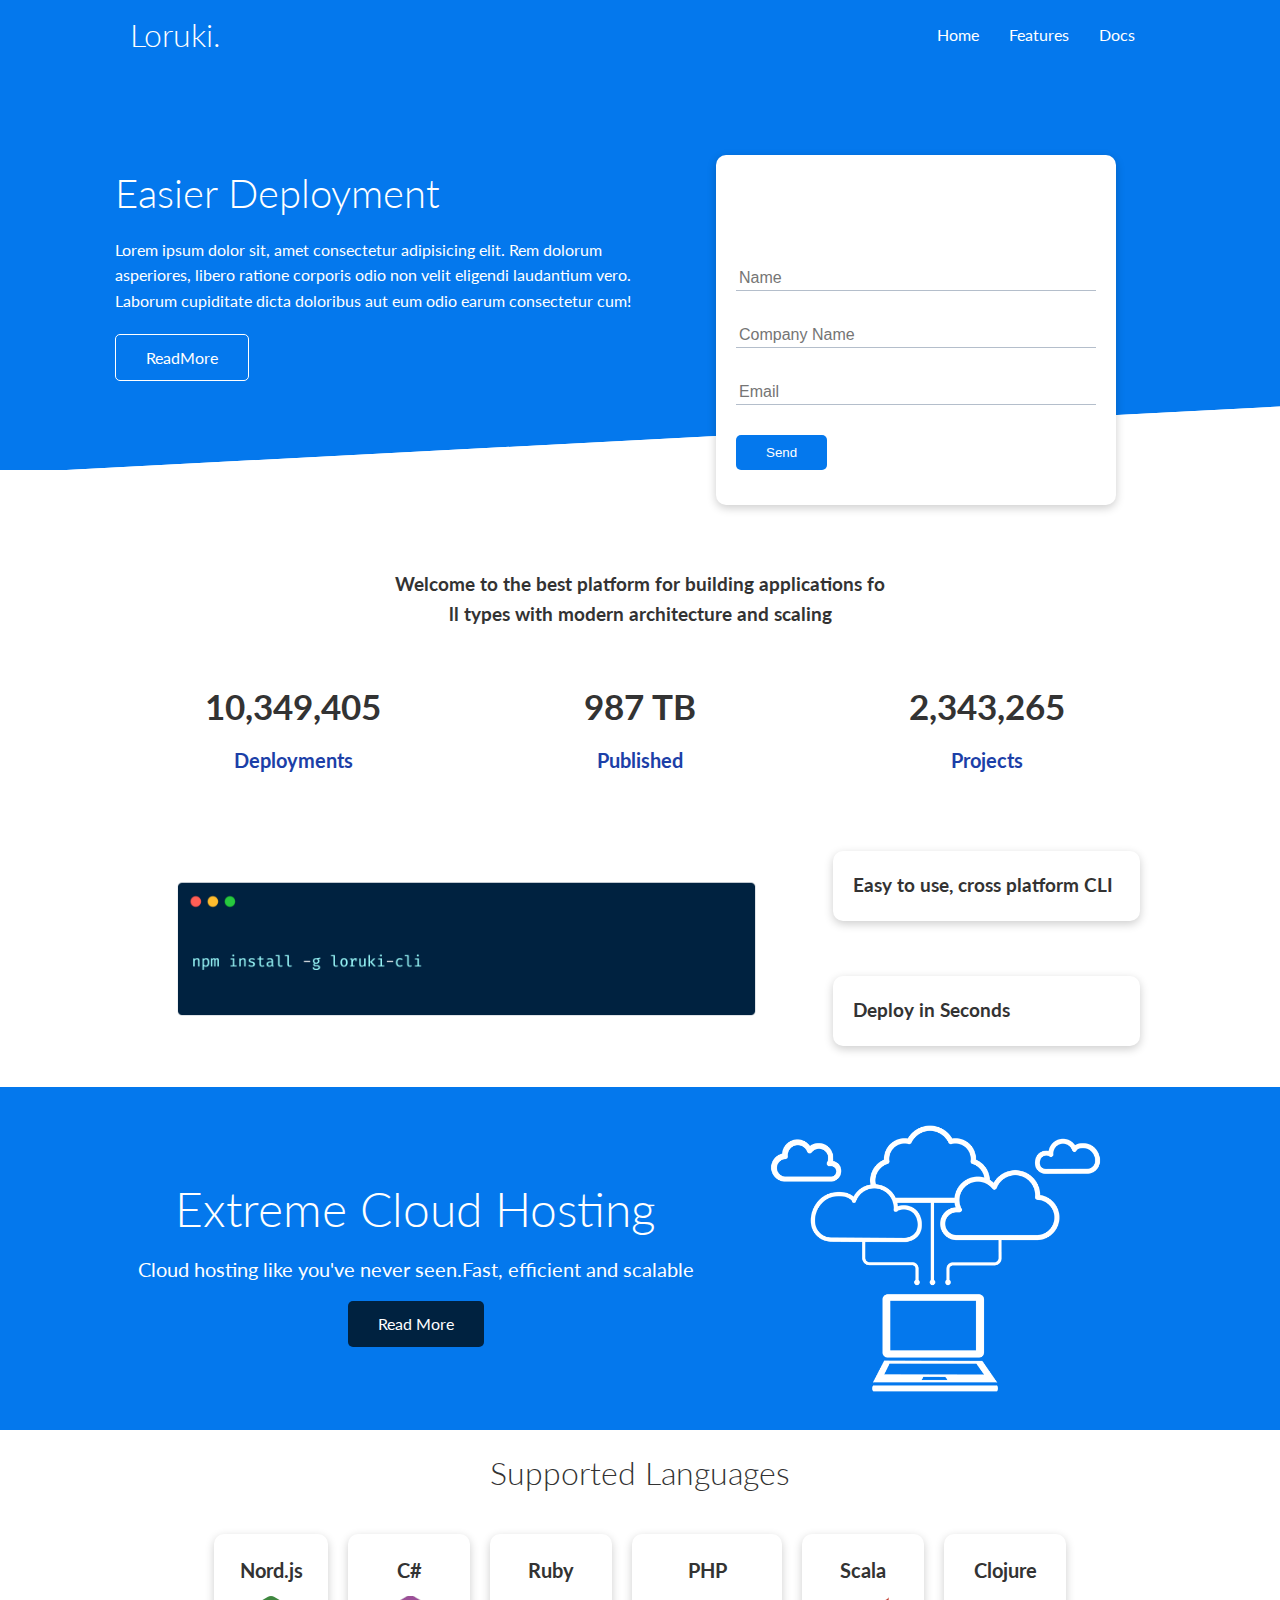
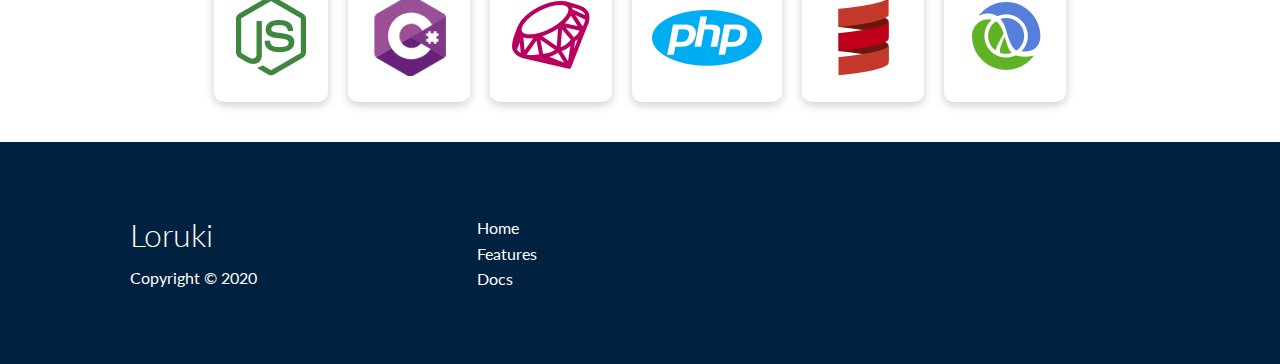
<file: index.html>
<!DOCTYPE html>
<html lang="en">
  <head>
    <meta charset="UTF-8" />
    <meta http-equiv="X-UA-Compatible" content="IE=edge" />
    <meta name="viewport" content="width=device-width, initial-scale=1.0" />
    <!-- fontawesome cnd link for icons-->
    <link
      rel="stylesheet"
      href="https://cdnjs.cloudflare.com/ajax/libs/font-awesome/6.1.1/css/all.min.css"
      integrity="sha512-KfkfwYDsLkIlwQp6LFnl8zNdLGxu9YAA1QvwINks4PhcElQSvqcyVLLD9aMhXd13uQjoXtEKNosOWaZqXgel0g=="
      crossorigin="anonymous"
      referrerpolicy="no-referrer"
    />
    <!-- custom style css file -->
    <link rel="stylesheet" href="css/style.css" />
    <title>Loruki | Cloud Hosting For Everyone</title>
  </head>
  <body>
    <!-- Navbar -->
    <div class="navbar">
      <div class="container flex">
        <h1 class="logo">Loruki.</h1>
        <nav>
          <ul>
            <li><a href="index.html">Home</a></li>
            <li><a href="features.html">Features</a></li>
            <li><a href="docs.html">Docs</a></li>
          </ul>
        </nav>
      </div>
    </div>

    <!-- Showcase -->
    <section class="showcase">
      <div class="container grid">
        <div class="showcase-text">
          <h1>Easier Deployment</h1>
          <p>
            Lorem ipsum dolor sit, amet consectetur adipisicing elit. Rem
            dolorum asperiores, libero ratione corporis odio non velit eligendi
            laudantium vero. Laborum cupiditate dicta doloribus aut eum odio
            earum consectetur cum!
          </p>
          <a href="features.html" class="btn btn-outline"> ReadMore </a>
        </div>

        <div class="showcase-form card">
          <h2>Request a Demo</h2>
          <form
            name="contact"
            method="POST"
            netlify-honeypot="bot-field"
            data-netlify="true"
          >
            <input type="hidden" name="form-name" value="contact" />
            <p class="hidden">
              <label>
                Don’t fill this out if you’re human: <input name="bot-field" />
              </label>
            </p>

            <div class="form-control">
              <input type="text" name="name" placeholder="Name" required />
            </div>
            <div class="form-control">
              <input
                type="text"
                name="Company"
                placeholder="Company Name"
                required
              />
            </div>
            <div class="form-control">
              <input type="email" name="email" placeholder="Email" required />
            </div>

            <input type="submit" value="Send" class="btn btn-primary" />
          </form>
        </div>
      </div>
    </section>

    <!-- Stats -->
    <section class="stats">
      <div class="container">
        <h3 class="stats-heading text-center my-1">
          Welcome to the best platform for building applications fo ll types
          with modern architecture and scaling
        </h3>

        <div class="grid grid-3 text-center my-4">
          <div>
            <i class="fas fa-server fa-3x"></i>
            <h3>10,349,405</h3>
            <p class="text-secondary">Deployments</p>
          </div>
          <div>
            <i class="fas fa-upload fa-3x"></i>
            <h3>987 TB</h3>
            <p class="text-secondary">Published</p>
          </div>
          <div class="">
            <i class="fas fa-project-diagram fa-3x"></i>
            <h3>2,343,265</h3>
            <p class="text-secondary">Projects</p>
          </div>
        </div>
      </div>
    </section>

    <!-- CLI -->
    <section class="cli">
      <div class="container grid">
        <img src="images/cli.png" alt="" />
        <div class="card">
          <h3>Easy to use, cross platform CLI</h3>
        </div>
        <div class="card">
          <h3>Deploy in Seconds</h3>
        </div>
      </div>
    </section>

    <!-- Cloud -->
    <section class="cloud bg-primary my-2 py-2">
      <div class="container grid">
        <div class="text-center">
          <h2 class="lg">Extreme Cloud Hosting</h2>
          <p class="lead my-1">
            Cloud hosting like you've never seen.Fast, efficient and scalable
          </p>
          <a href="features.html" class="btn btn-dark">Read More</a>
        </div>

        <img src="images/cloud.png" alt="" />
      </div>
    </section>

    <!-- Languages -->
    <section class="languages">
      <h2 class="md text-center my-2">Supported Languages</h2>
      <div class="container flex">
        <div class="card">
          <h4>Nord.js</h4>
          <img src="images/logos/node.png" alt="" />
        </div>
        <div class="card">
          <h4>C#</h4>
          <img src="images/logos/csharp.png" alt="" />
        </div>
        <div class="card">
          <h4>Ruby</h4>
          <img src="images/logos/ruby.png" alt="" />
        </div>
        <div class="card">
          <h4>PHP</h4>
          <img src="images/logos/php.png" alt="" />
        </div>
        <div class="card">
          <h4>Scala</h4>
          <img src="images/logos/scala.png" alt="" />
        </div>
        <div class="card">
          <h4>Clojure</h4>
          <img src="images/logos/clojure.png" alt="" />
        </div>
      </div>
    </section>

    <!-- Footer -->
    <footer class="footer bg-dark py-5">
      <div class="container grid grid-3">
        <div class="">
          <h1>Loruki</h1>
          <p>Copyright &copy; 2020</p>
        </div>
        <nav>
          <ul>
            <li><a href="index.html">Home</a></li>
            <li><a href="features.html">Features</a></li>
            <li><a href="docs.html">Docs</a></li>
          </ul>
        </nav>
        <div class="social">
          <a href="#"><i class="fab fa-github fa-2x"></i></a>
          <a href="#"><i class="fab fa-facebook fa-2x"></i></a>
          <a href="#"><i class="fab fa-instagram fa-2x"></i></a>
          <a href="#"><i class="fab fa-twitter fa-2x"></i></a>
        </div>
      </div>
    </footer>
  </body>
</html>
</file>
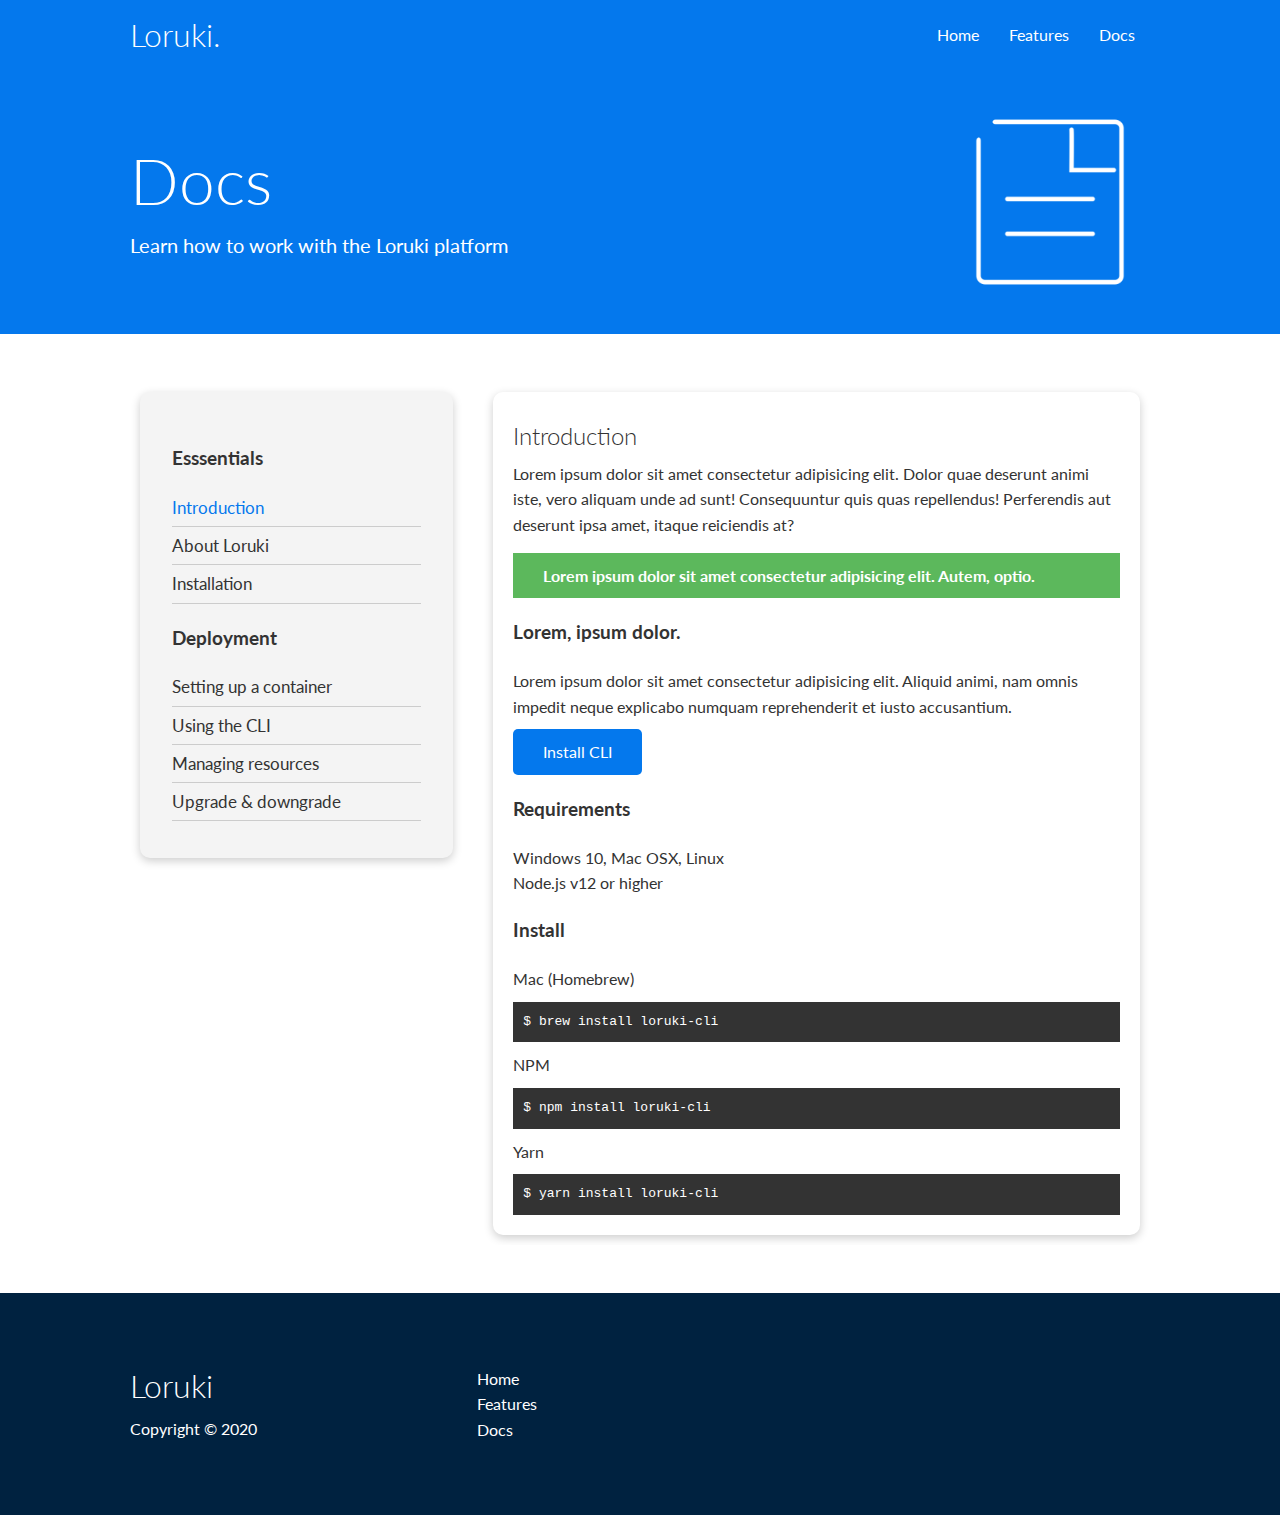
<file: docs.html>
<!DOCTYPE html>
<html lang="en">
  <head>
    <meta charset="UTF-8" />
    <meta http-equiv="X-UA-Compatible" content="IE=edge" />
    <meta name="viewport" content="width=device-width, initial-scale=1.0" />
    <!-- fontawesome cnd link for icons-->
    <link
      rel="stylesheet"
      href="https://cdnjs.cloudflare.com/ajax/libs/font-awesome/6.1.1/css/all.min.css"
      integrity="sha512-KfkfwYDsLkIlwQp6LFnl8zNdLGxu9YAA1QvwINks4PhcElQSvqcyVLLD9aMhXd13uQjoXtEKNosOWaZqXgel0g=="
      crossorigin="anonymous"
      referrerpolicy="no-referrer"
    />
    <!-- custom style css file -->
    <link rel="stylesheet" href="css/style.css" />
    <title>Loruki | Cloud Hosting For Everyone</title>
  </head>
  <body>
    <!-- Navbar -->
    <div class="navbar">
      <div class="container flex">
        <h1 class="logo">Loruki.</h1>
        <nav>
          <ul>
            <li><a href="index.html">Home</a></li>
            <li><a href="features.html">Features</a></li>
            <li><a href="docs.html">Docs</a></li>
          </ul>
        </nav>
      </div>
    </div>

    <!-- Head -->
    <section class="docs-head bg-primary py-3">
      <div class="container grid">
        <div>
          <h1 class="xl">Docs</h1>
          <p class="lead">Learn how to work with the Loruki platform</p>
        </div>
        <img src="images/docs.png" alt="" />
      </div>
    </section>

    <!-- Docs main -->
    <section class="docs-main my-4">
      <div class="container grid">
        <div class="card bg-light p-3">
          <h3 class="my-2">Esssentials</h3>
          <nav>
            <ul>
              <li><a class="text-primary" href="#">Introduction</a></li>
              <li><a href="#">About Loruki</a></li>
              <li><a href="#">Installation</a></li>
            </ul>
          </nav>

          <h3 class="my-2">Deployment</h3>
          <nav>
            <ul>
              <li><a href="#">Setting up a container</a></li>
              <li><a href="#">Using the CLI</a></li>
              <li><a href="#">Managing resources</a></li>
              <li><a href="#">Upgrade & downgrade</a></li>
            </ul>
          </nav>
        </div>

        <div class="card">
          <h2>Introduction</h2>
          <p>
            Lorem ipsum dolor sit amet consectetur adipisicing elit. Dolor quae
            deserunt animi iste, vero aliquam unde ad sunt! Consequuntur quis
            quas repellendus! Perferendis aut deserunt ipsa amet, itaque
            reiciendis at?
          </p>
          <div class="alert alert-success">
            <i class="fas fa-info"> </i>
            Lorem ipsum dolor sit amet consectetur adipisicing elit. Autem,
            optio.
          </div>
          <h3>Lorem, ipsum dolor.</h3>
          <p>
            Lorem ipsum dolor sit amet consectetur adipisicing elit. Aliquid
            animi, nam omnis impedit neque explicabo numquam reprehenderit et
            iusto accusantium.
          </p>
          <a href="#" class="btn btn-primary">Install CLI</a>

          <h3>Requirements</h3>
          <ul>
            <li>Windows 10, Mac OSX, Linux</li>
            <li>Node.js v12 or higher</li>
          </ul>

          <h3>Install</h3>
          <p>Mac (Homebrew)</p>
          <pre><code>$ brew install loruki-cli</code></pre>
          <p>NPM</p>
          <pre><code>$ npm install loruki-cli</code></pre>
          <p>Yarn</p>
          <pre><code>$ yarn install loruki-cli</code></pre>
        </div>
      </div>
    </section>

    <!-- Footer -->
    <footer class="footer bg-dark py-5">
      <div class="container grid grid-3">
        <div class="">
          <h1>Loruki</h1>
          <p>Copyright &copy; 2020</p>
        </div>
        <nav>
          <ul>
            <li><a href="index.html">Home</a></li>
            <li><a href="features.html">Features</a></li>
            <li><a href="docs.html">Docs</a></li>
          </ul>
        </nav>
        <div class="social">
          <a href="#"><i class="fab fa-github fa-2x"></i></a>
          <a href="#"><i class="fab fa-facebook fa-2x"></i></a>
          <a href="#"><i class="fab fa-instagram fa-2x"></i></a>
          <a href="#"><i class="fab fa-twitter fa-2x"></i></a>
        </div>
      </div>
    </footer>
  </body>
</html>
</file>
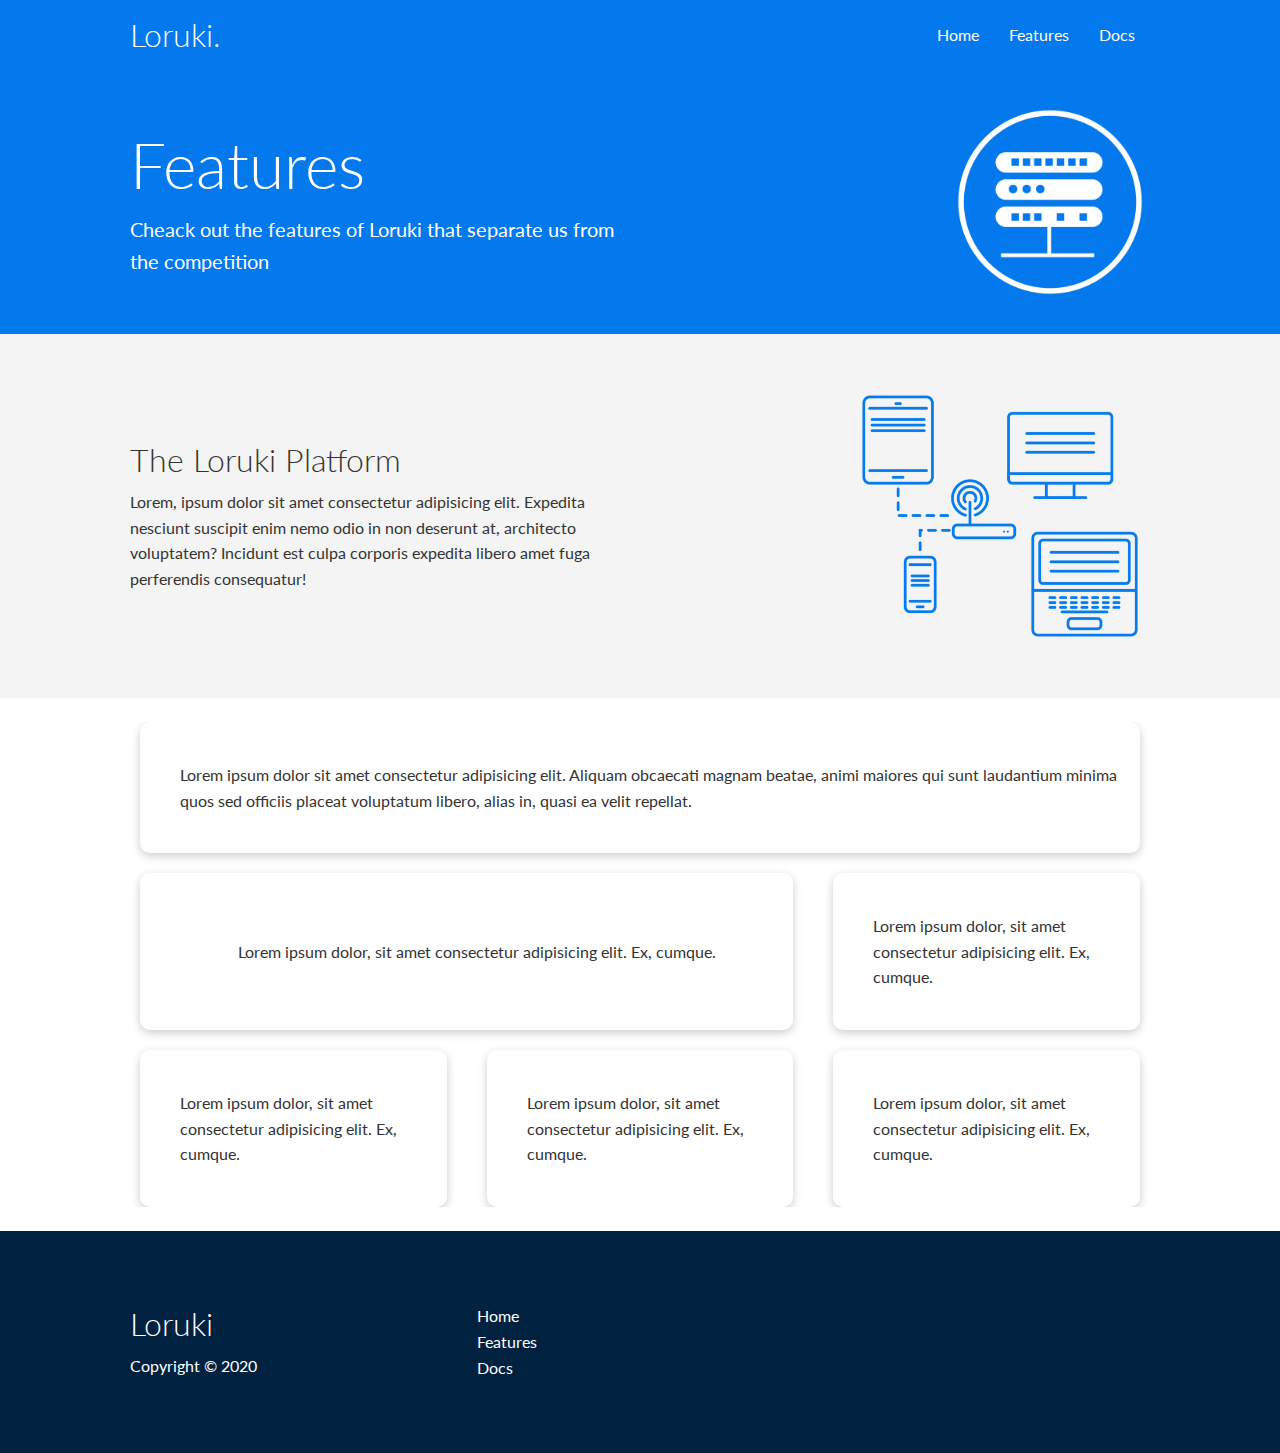
<file: features.html>
<!DOCTYPE html>
<html lang="en">
  <head>
    <meta charset="UTF-8" />
    <meta http-equiv="X-UA-Compatible" content="IE=edge" />
    <meta name="viewport" content="width=device-width, initial-scale=1.0" />
    <!-- fontawesome cnd link for icons-->
    <link
      rel="stylesheet"
      href="https://cdnjs.cloudflare.com/ajax/libs/font-awesome/6.1.1/css/all.min.css"
      integrity="sha512-KfkfwYDsLkIlwQp6LFnl8zNdLGxu9YAA1QvwINks4PhcElQSvqcyVLLD9aMhXd13uQjoXtEKNosOWaZqXgel0g=="
      crossorigin="anonymous"
      referrerpolicy="no-referrer"
    />
    <!-- custom style css file -->
    <link rel="stylesheet" href="css/style.css" />
    <title>Loruki | Cloud Hosting For Everyone</title>
  </head>
  <body>
    <!-- Navbar -->
    <div class="navbar">
      <div class="container flex">
        <h1 class="logo">Loruki.</h1>
        <nav>
          <ul>
            <li><a href="index.html">Home</a></li>
            <li><a href="features.html">Features</a></li>
            <li><a href="docs.html">Docs</a></li>
          </ul>
        </nav>
      </div>
    </div>

    <!-- Head -->
    <section class="features-head bg-primary py-3">
      <div class="container grid">
        <div>
          <h1 class="xl">Features</h1>
          <p class="lead">
            Cheack out the features of Loruki that separate us from the
            competition
          </p>
        </div>
        <img src="images/server.png" alt="" />
      </div>
    </section>

    <!-- Sub head -->
    <section class="features-sub-head bg-light py-3">
      <div class="container grid">
        <div>
          <h1 class="md">The Loruki Platform</h1>
          <p>
            Lorem, ipsum dolor sit amet consectetur adipisicing elit. Expedita
            nesciunt suscipit enim nemo odio in non deserunt at, architecto
            voluptatem? Incidunt est culpa corporis expedita libero amet fuga
            perferendis consequatur!
          </p>
        </div>
        <img src="images/server2.png" alt="" />
      </div>
    </section>

    <section class="features-main my-2">
      <div class="container grid grid-3">
        <div class="card flex">
          <i class="fas fa-server fa-3x"></i>
          <p>
            Lorem ipsum dolor sit amet consectetur adipisicing elit. Aliquam
            obcaecati magnam beatae, animi maiores qui sunt laudantium minima
            quos sed officiis placeat voluptatum libero, alias in, quasi ea
            velit repellat.
          </p>
        </div>

        <div class="card flex">
          <i class="fas fa-network-wired fa-3x"></i>
          <p>
            Lorem ipsum dolor, sit amet consectetur adipisicing elit. Ex,
            cumque.
          </p>
        </div>

        <div class="card flex">
          <i class="fas fa-laptop-code fa-3x"></i>
          <p>
            Lorem ipsum dolor, sit amet consectetur adipisicing elit. Ex,
            cumque.
          </p>
        </div>

        <div class="card flex">
          <i class="fas fa-database fa-3x"></i>
          <p>
            Lorem ipsum dolor, sit amet consectetur adipisicing elit. Ex,
            cumque.
          </p>
        </div>

        <div class="card flex">
          <i class="fas fa-power-off fa-3x"></i>
          <p>
            Lorem ipsum dolor, sit amet consectetur adipisicing elit. Ex,
            cumque.
          </p>
        </div>

        <div class="card flex">
          <i class="fas fa-upload fa-3x"></i>
          <p>
            Lorem ipsum dolor, sit amet consectetur adipisicing elit. Ex,
            cumque.
          </p>
        </div>
      </div>
    </section>

    <!-- Footer -->
    <footer class="footer bg-dark py-5">
      <div class="container grid grid-3">
        <div class="">
          <h1>Loruki</h1>
          <p>Copyright &copy; 2020</p>
        </div>
        <nav>
          <ul>
            <li><a href="index.html">Home</a></li>
            <li><a href="features.html">Features</a></li>
            <li><a href="docs.html">Docs</a></li>
          </ul>
        </nav>
        <div class="social">
          <a href="#"><i class="fab fa-github fa-2x"></i></a>
          <a href="#"><i class="fab fa-facebook fa-2x"></i></a>
          <a href="#"><i class="fab fa-instagram fa-2x"></i></a>
          <a href="#"><i class="fab fa-twitter fa-2x"></i></a>
        </div>
      </div>
    </footer>
  </body>
</html>
</file>
<file: css/style.css>
@import url("https://fonts.googleapis.com/css2?family=Lato:wght@300&display=swap");

:root {
  --primary-color: #0478ed;
  --secondary-color: #1c3fa8;
  --dark-color: #002240;
  --light-color: #f4f4f4;
  --success-color: #5cb85c;
  --error-color: #d9534f;
}

* {
  box-sizing: border-box;
  padding: 0;
  margin: 0;
}

body {
  font-family: "Lato", sans-serif;
  color: #333;
  line-height: 1.6;
}

ul {
  list-style-type: none;
}

a {
  text-decoration: none;
  color: #333;
}

h1,
h2 {
  font-weight: 300;
  line-height: 1.2;
  margin: 10px 0;
}

p {
  margin: 10px 0;
}

img {
  width: 100%;
}

.code,
pre {
  background-color: #333;
  color: #fff;
  padding: 10px;
}

.hidden {
  visibility: hidden;
  height: 0;
}

/* Navbar styling */
.navbar {
  background-color: var(--primary-color);
  color: #fff;
  height: 70px;
}

.navbar ul {
  display: flex;
}

.navbar a {
  color: #fff;
  padding: 10px;
  margin: 0 5px;
}

.navbar a:hover {
  border-bottom: 2px solid #fff;
}

.navbar .flex {
  justify-content: space-between;
}

/* Showcase */

.showcase {
  height: 400px;
  background-color: var(--primary-color);
  color: #fff;
  position: relative;
}

.showcase h1 {
  font-size: 40px;
}

.showcase p {
  margin: 20px 0;
}

.showcase .grid {
  grid-template-columns: 55% 45%;
  gap: 30px;
  overflow: visible;
}

.showcase-text {
  animation: slideInFromLeft 1s ease-in;
}

.showcase-form {
  position: relative;
  top: 60px;
  height: 350px;
  width: 400px;
  padding: 40px;
  z-index: 100;
  animation: slideInFromRight 1s ease-in;
}

.showcase-form .form-control {
  margin: 30px 0;
}

.showcase-form input[type="text"],
.showcase-form input[type="email"] {
  border: 0;
  border-bottom: 1px solid #b4becb;
  width: 100%;
  padding: 3px;
  font-size: 16px;
}

.showcase-form input:focus {
  outline: none;
}

.showcase::before,
.showcase::after {
  content: "";
  position: absolute;
  height: 100px;
  bottom: -70px;
  right: 0;
  left: 0;
  background: #fff;
  transform: skewY(-3deg);
  -webkit-transform: skewY(-3deg);
  -moz-transform: skewY(-3deg);
  -ms-transform: skewY(-3deg);
}

/* utilities */
.container {
  max-width: 1100px;
  margin: 0 auto;
  overflow: auto;
  padding: 0 40px;
}

.card {
  background-color: #fff;
  border-radius: 10px;
  box-shadow: 0 3px 10px rgba(0, 0, 0, 0.2);
  padding: 20px;
  margin: 10px;
}

.btn {
  display: inline-block;
  padding: 10px 30px;
  cursor: pointer;
  background-color: var(--primary-color);
  color: #fff;
  border: none;
  border-radius: 5px;
}

.btn:hover {
  transform: scale(0.98);
}

.btn-outline {
  background-color: transparent;
  border: 1px solid #fff;
}

/* Backgrounds & colored buttons */
.bg-primary,
.btn-primary {
  color: #fff;
  background-color: var(--primary-color);
}

.bg-secondary,
.btn-secondary {
  color: #fff;
  background-color: var(--secondary-color);
}

.bg-dark,
.btn-dark {
  color: #fff;
  background-color: var(--dark-color);
}

.bg-light,
.btn-light {
  color: #333;
  background-color: var(--light-color);
}

.bg-primary a,
.btn-primary a,
.bg-secondary a,
.btn-secondary a,
.bg-dark a,
.btn-dark a {
  color: #fff;
}

/* Text colors */
.text-primary {
  color: var(--primary-color);
}

.text-secondary {
  color: var(--secondary-color);
}

.text-dark {
  color: var(--dark-color);
}

.text-light {
  color: var(--light-color);
}

/* Text sizes */
.lead {
  font-size: 20px;
}

.sm {
  font-size: 1rem;
}

.md {
  font-size: 2rem;
}

.lg {
  font-size: 3rem;
}

.xl {
  font-size: 4rem;
}

.text-center {
  text-align: center;
}

/* Alert */

.alert {
  background-color: var(--light-color);
  padding: 10px 20px;
  font-weight: bold;
  margin: 15px 0;
}

.alert i {
  margin-right: 10px;
}

.alert-success {
  background-color: var(--success-color);
  color: #fff;
}

.alert-error {
  background-color: var(--error-color);
  color: #fff;
}

.flex {
  display: flex;
  align-items: center;
  height: 100%;
  justify-content: center;
}

.grid {
  display: grid;
  grid-template-columns: repeat(2, 1fr);
  gap: 20px;
  justify-content: center;
  align-items: center;
  height: 100%;
}

.grid-3 {
  grid-template-columns: repeat(3, 1fr);
}

/* margin */
.my-1 {
  margin: 1rem 0;
}

.my-2 {
  margin: 1.5rem 0;
}

.my-3 {
  margin: 2rem 0;
}

.my-4 {
  margin: 3rem 0;
}

.my-5 {
  margin: 4rem 0;
}

.m-1 {
  margin: 1rem;
}

.m-2 {
  margin: 1.5rem;
}

.m-3 {
  margin: 2rem;
}

.m-4 {
  margin: 3rem;
}

.m-5 {
  margin: 4rem;
}

/* padding */
.py-1 {
  padding: 1rem 0;
}

.py-2 {
  padding: 1.5rem 0;
}

.py-3 {
  padding: 2rem 0;
}

.py-4 {
  padding: 3rem 0;
}

.py-5 {
  padding: 4rem 0;
}

.p-1 {
  padding: 1rem;
}

.p-2 {
  padding: 1.5rem;
}

.p-3 {
  padding: 2rem;
}

.p-4 {
  padding: 3rem;
}

.p-5 {
  padding: 4rem;
}

/* Stats */

.stats {
  padding-top: 100px;
  animation: slideInFromBottom 1s ease-in;
}

.stats-heading {
  max-width: 500px;
  margin: auto;
}

.stats .grid h3 {
  font-size: 35px;
}

.stats .grid p {
  font-size: 20px;
  font-weight: bold;
}

/* Cli */

.cli .grid {
  grid-template-columns: repeat(3, 1fr);
  grid-template-rows: repeat(2, 1fr);
}

.cli .grid > *:first-child {
  grid-column: 1 / span 2;
  grid-row: 1 / span 2;
}

.cloud .grid {
  grid-template-columns: 4fr 3fr;
}

/* Languages */

.languages .flex {
  flex-wrap: wrap;
}

.languages .card {
  text-align: center;
  margin: 18px 10px 40px;
  transition: transform 0.2s ease-in;
}

.languages .card h4 {
  font-size: 20px;
  margin-bottom: 10px;
}

.languages .card:hover {
  transform: translateY(-15px);
}

/* Features */

.features-head img,
.docs-head img {
  width: 200px;
  justify-self: flex-end;
}

.features-sub-head img {
  width: 300px;
  justify-self: flex-end;
}

.features-main .card > i {
  margin-right: 20px;
}

.features-main .grid > *:first-child {
  grid-column: 1 / span 3;
}

.features-main .grid > *:nth-child(2) {
  grid-column: 1 / span 2;
}

/* Docs */
.docs-main h3 {
  margin: 20px 0;
}

.docs-main .grid {
  grid-template-columns: 1fr 2fr;
  align-items: flex-start;
}

.docs-main nav li {
  font-size: 17px;
  padding-bottom: 5px;
  margin-bottom: 5px;
  border-bottom: 1px solid #ccc;
}

.docs-main a:hover {
  font-weight: bold;
}

/* Footer */

.footer .social a {
  margin: 0 10px;
}

/* Animations */
@keyframes slideInFromLeft {
  0% {
    transform: translateX(-100%);
  }

  100% {
    transform: translateX(0);
  }
}

@keyframes slideInFromRight {
  0% {
    transform: translateX(100%);
  }

  100% {
    transform: translateX(0);
  }
}

@keyframes slideInFromTop {
  0% {
    transform: translateY(-100%);
  }

  100% {
    transform: translateY(0);
  }
}

@keyframes slideInFromBottom {
  0% {
    transform: translateY(100%);
  }

  100% {
    transform: translateY(0);
  }
}

/* Tablets and under */

@media (max-width: 768px) {
  .grid,
  .showcase .grid,
  .stats .grid,
  .cli .grid,
  .cloud .grid,
  .features-main .grid,
  .docs-main .grid {
    grid-template-columns: 1fr;
    grid-template-rows: 1fr;
  }

  .showcase {
    height: auto;
  }

  .showcase-text {
    text-align: center;
    margin: 40px;
    animation: slideInFromTop 1s ease-in;
  }

  .showcase-form {
    justify-self: center;
    margin: auto;
    animation: slideInFromBottom 1s ease-in;
  }

  .cli .grid > *:first-child {
    grid-column: 1;
    grid-row: 1;
  }

  .features-head,
  .features-sub-head,
  .docs-head {
    text-align: center;
  }

  .features-head img,
  .features-sub-head img,
  .docs-head img {
    justify-self: center;
  }

  .features-main .grid > *:first-child,
  .features-main .grid > *:nth-child(2) {
    grid-column: 1;
  }
}

/* Mobile */
@media (max-width: 500px) {
  .navbar {
    height: 110px;
  }

  .navbar .flex {
    flex-direction: column;
  }

  .navbar ul {
    padding: 10px;
    background-color: rgba(0, 0, 0, 0.1);
  }
}
</file>
